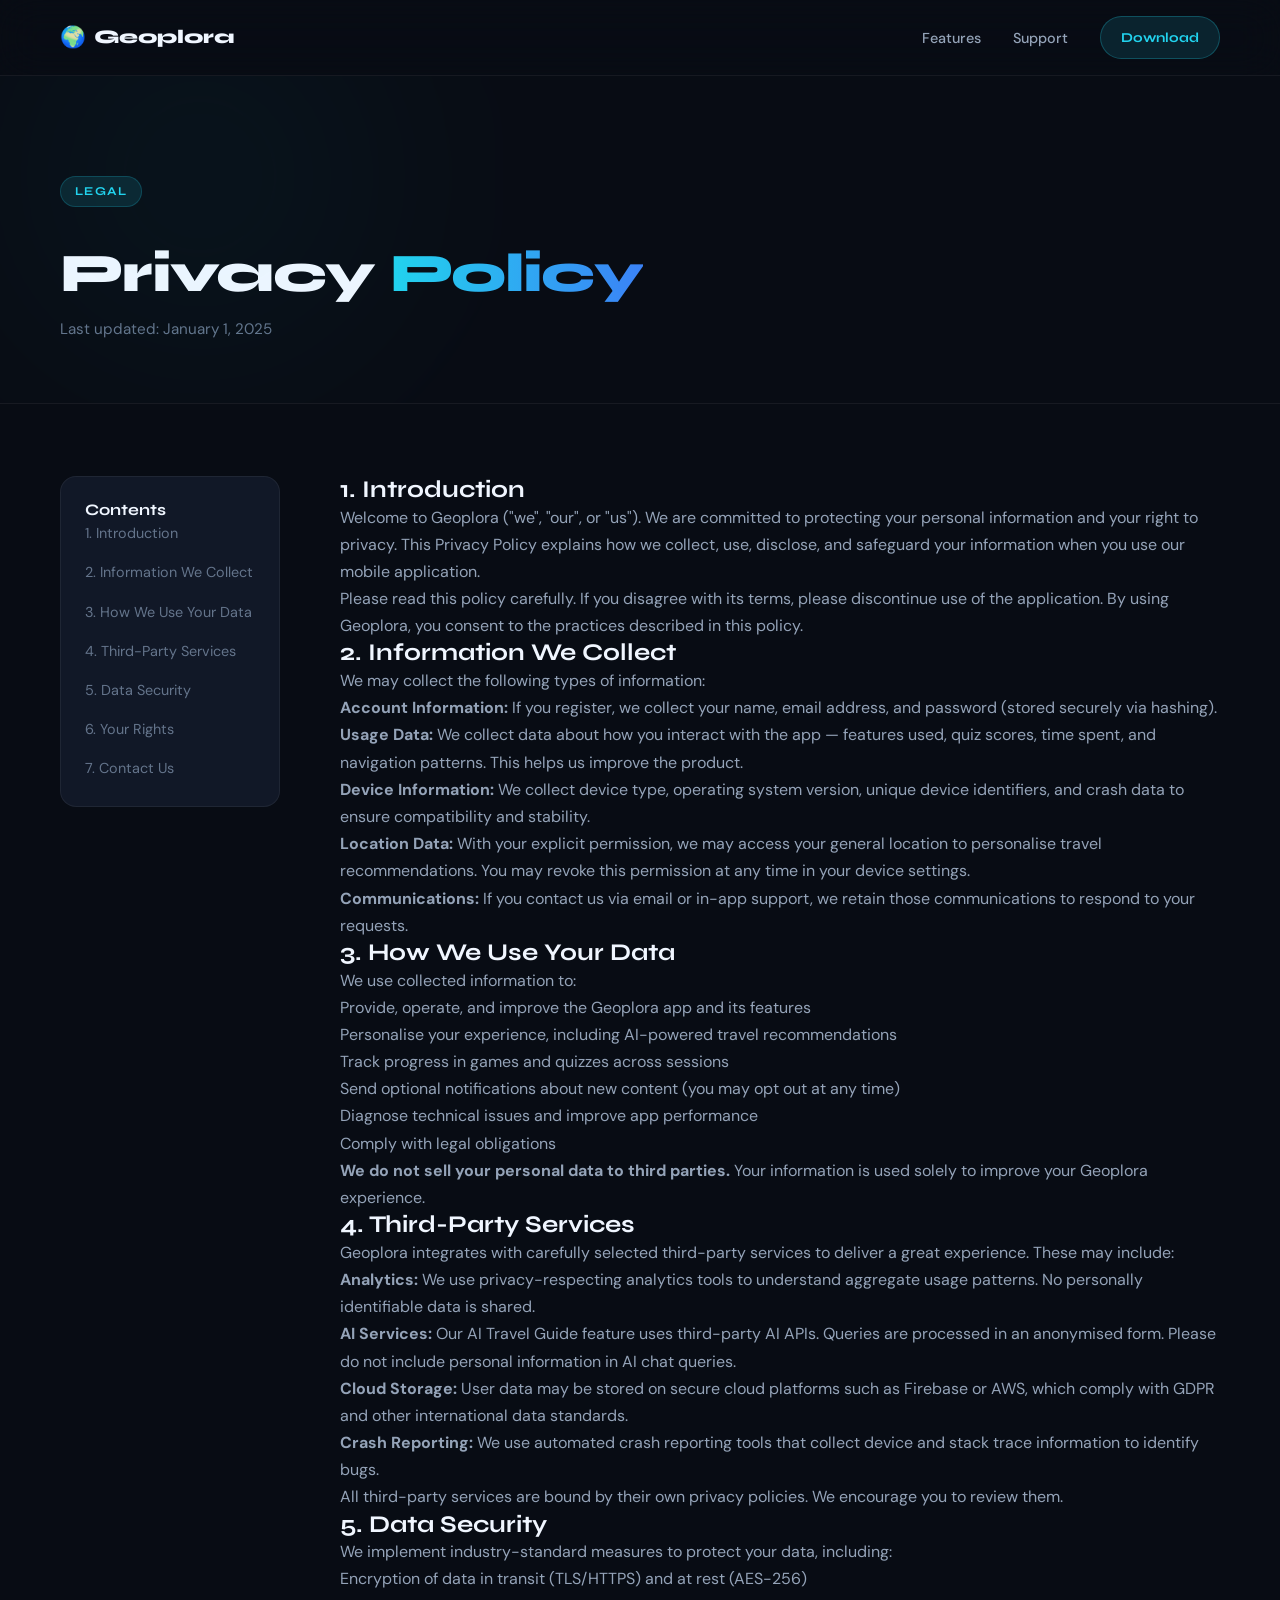
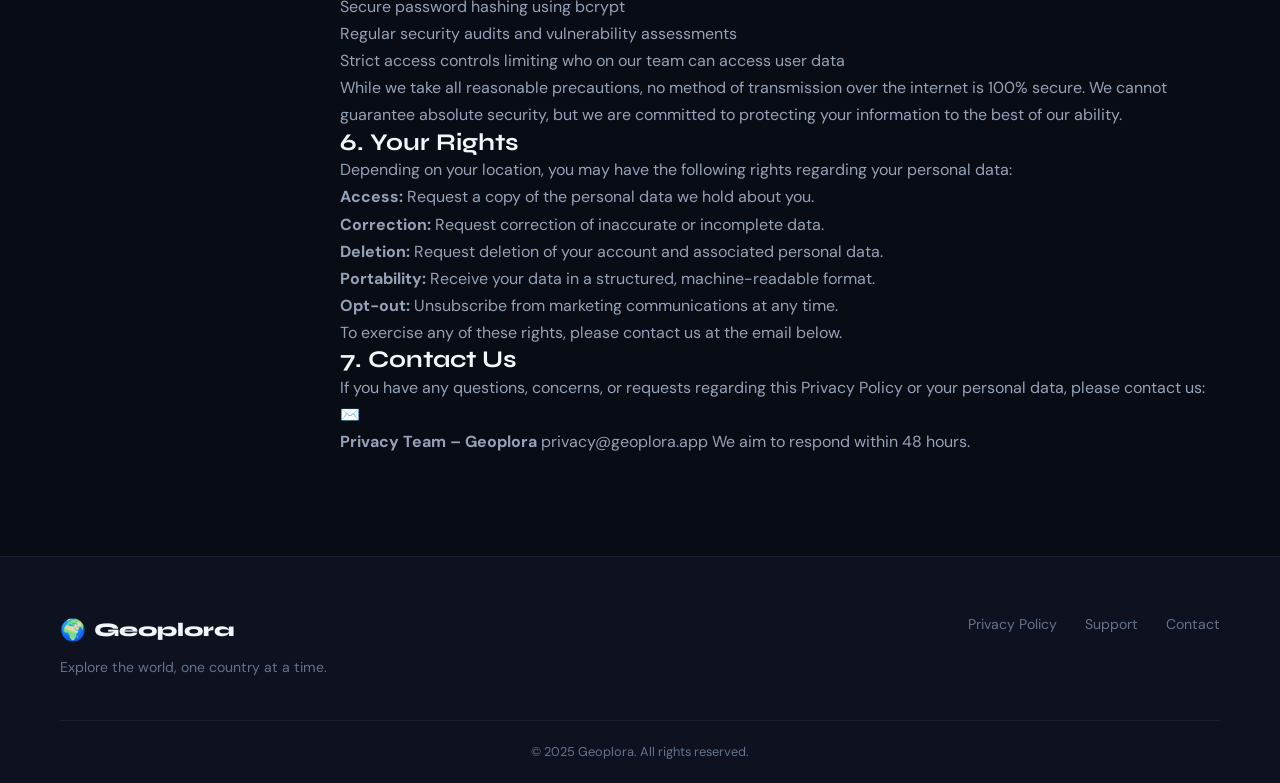
<file: Privacy.html>
<!DOCTYPE html>
<html lang="en">
<head>
  <meta charset="UTF-8" />
  <meta name="viewport" content="width=device-width, initial-scale=1.0" />
  <meta name="description" content="Geoplora Privacy Policy – Learn how we collect, use, and protect your data." />
  <title>Privacy Policy – Geoplora</title>
  <link rel="stylesheet" href="styles.css" />
  <link rel="preconnect" href="https://fonts.googleapis.com" />
  <link rel="preconnect" href="https://fonts.gstatic.com" crossorigin />
  <link href="https://fonts.googleapis.com/css2?family=Syne:wght@400;600;700;800&family=DM+Sans:ital,wght@0,300;0,400;0,500;1,300&display=swap" rel="stylesheet" />
</head>
<body>

  <header class="nav-wrap">
    <nav class="nav container">
      <a href="/" class="nav-logo">
        <span class="logo-globe">🌍</span> Geoplora
      </a>
      <ul class="nav-links">
        <li><a href="index.html#features">Features</a></li>
        <li><a href="/support.html">Support</a></li>
      </ul>
      <a href="index.html#download" class="btn btn-sm">Download</a>
    </nav>
  </header>

  <main>
    <section class="inner-hero">
      <div class="hero-bg-orb orb-1" style="opacity:0.3;"></div>
      <div class="container">
        <span class="section-tag">Legal</span>
        <h1 class="inner-title">Privacy <span class="gradient-text">Policy</span></h1>
        <p class="inner-desc">Last updated: January 1, 2025</p>
      </div>
    </section>

    <section class="doc-section">
      <div class="container doc-container">

        <div class="doc-toc">
          <h4>Contents</h4>
          <ul>
            <li><a href="#introduction">1. Introduction</a></li>
            <li><a href="#info-collect">2. Information We Collect</a></li>
            <li><a href="#how-use">3. How We Use Your Data</a></li>
            <li><a href="#third-party">4. Third-Party Services</a></li>
            <li><a href="#security">5. Data Security</a></li>
            <li><a href="#rights">6. Your Rights</a></li>
            <li><a href="#contact-privacy">7. Contact Us</a></li>
          </ul>
        </div>

        <article class="doc-body">

          <div class="doc-block" id="introduction">
            <h2>1. Introduction</h2>
            <p>Welcome to Geoplora ("we", "our", or "us"). We are committed to protecting your personal information and your right to privacy. This Privacy Policy explains how we collect, use, disclose, and safeguard your information when you use our mobile application.</p>
            <p>Please read this policy carefully. If you disagree with its terms, please discontinue use of the application. By using Geoplora, you consent to the practices described in this policy.</p>
          </div>

          <div class="doc-block" id="info-collect">
            <h2>2. Information We Collect</h2>
            <p>We may collect the following types of information:</p>
            <ul class="doc-list">
              <li>
                <strong>Account Information:</strong> If you register, we collect your name, email address, and password (stored securely via hashing).
              </li>
              <li>
                <strong>Usage Data:</strong> We collect data about how you interact with the app — features used, quiz scores, time spent, and navigation patterns. This helps us improve the product.
              </li>
              <li>
                <strong>Device Information:</strong> We collect device type, operating system version, unique device identifiers, and crash data to ensure compatibility and stability.
              </li>
              <li>
                <strong>Location Data:</strong> With your explicit permission, we may access your general location to personalise travel recommendations. You may revoke this permission at any time in your device settings.
              </li>
              <li>
                <strong>Communications:</strong> If you contact us via email or in-app support, we retain those communications to respond to your requests.
              </li>
            </ul>
          </div>

          <div class="doc-block" id="how-use">
            <h2>3. How We Use Your Data</h2>
            <p>We use collected information to:</p>
            <ul class="doc-list">
              <li>Provide, operate, and improve the Geoplora app and its features</li>
              <li>Personalise your experience, including AI-powered travel recommendations</li>
              <li>Track progress in games and quizzes across sessions</li>
              <li>Send optional notifications about new content (you may opt out at any time)</li>
              <li>Diagnose technical issues and improve app performance</li>
              <li>Comply with legal obligations</li>
            </ul>
            <div class="doc-callout">
              <strong>We do not sell your personal data to third parties.</strong> Your information is used solely to improve your Geoplora experience.
            </div>
          </div>

          <div class="doc-block" id="third-party">
            <h2>4. Third-Party Services</h2>
            <p>Geoplora integrates with carefully selected third-party services to deliver a great experience. These may include:</p>
            <ul class="doc-list">
              <li><strong>Analytics:</strong> We use privacy-respecting analytics tools to understand aggregate usage patterns. No personally identifiable data is shared.</li>
              <li><strong>AI Services:</strong> Our AI Travel Guide feature uses third-party AI APIs. Queries are processed in an anonymised form. Please do not include personal information in AI chat queries.</li>
              <li><strong>Cloud Storage:</strong> User data may be stored on secure cloud platforms such as Firebase or AWS, which comply with GDPR and other international data standards.</li>
              <li><strong>Crash Reporting:</strong> We use automated crash reporting tools that collect device and stack trace information to identify bugs.</li>
            </ul>
            <p>All third-party services are bound by their own privacy policies. We encourage you to review them.</p>
          </div>

          <div class="doc-block" id="security">
            <h2>5. Data Security</h2>
            <p>We implement industry-standard measures to protect your data, including:</p>
            <ul class="doc-list">
              <li>Encryption of data in transit (TLS/HTTPS) and at rest (AES-256)</li>
              <li>Secure password hashing using bcrypt</li>
              <li>Regular security audits and vulnerability assessments</li>
              <li>Strict access controls limiting who on our team can access user data</li>
            </ul>
            <p>While we take all reasonable precautions, no method of transmission over the internet is 100% secure. We cannot guarantee absolute security, but we are committed to protecting your information to the best of our ability.</p>
          </div>

          <div class="doc-block" id="rights">
            <h2>6. Your Rights</h2>
            <p>Depending on your location, you may have the following rights regarding your personal data:</p>
            <ul class="doc-list">
              <li><strong>Access:</strong> Request a copy of the personal data we hold about you.</li>
              <li><strong>Correction:</strong> Request correction of inaccurate or incomplete data.</li>
              <li><strong>Deletion:</strong> Request deletion of your account and associated personal data.</li>
              <li><strong>Portability:</strong> Receive your data in a structured, machine-readable format.</li>
              <li><strong>Opt-out:</strong> Unsubscribe from marketing communications at any time.</li>
            </ul>
            <p>To exercise any of these rights, please contact us at the email below.</p>
          </div>

          <div class="doc-block" id="contact-privacy">
            <h2>7. Contact Us</h2>
            <p>If you have any questions, concerns, or requests regarding this Privacy Policy or your personal data, please contact us:</p>
            <div class="doc-contact-card">
              <span class="contact-icon">✉️</span>
              <div>
                <strong>Privacy Team – Geoplora</strong>
                <a href="mailto:privacy@geoplora.app">privacy@geoplora.app</a>
                <span>We aim to respond within 48 hours.</span>
              </div>
            </div>
          </div>

        </article>
      </div>
    </section>
  </main>

  <footer class="footer">
    <div class="container footer-inner">
      <div class="footer-brand">
        <a href="index.html" class="nav-logo">
          <span class="logo-globe">🌍</span> Geoplora
        </a>
        <p>Explore the world, one country at a time.</p>
      </div>
      <div class="footer-links">
        <a href="privacy.html">Privacy Policy</a>
        <a href="support.html">Support</a>
        <a href="mailto:hello@geoplora.app">Contact</a>
      </div>
    </div>
    <div class="footer-bottom container">
      <p>© 2025 Geoplora. All rights reserved.</p>
    </div>
  </footer>

</body>
</html>
</file>
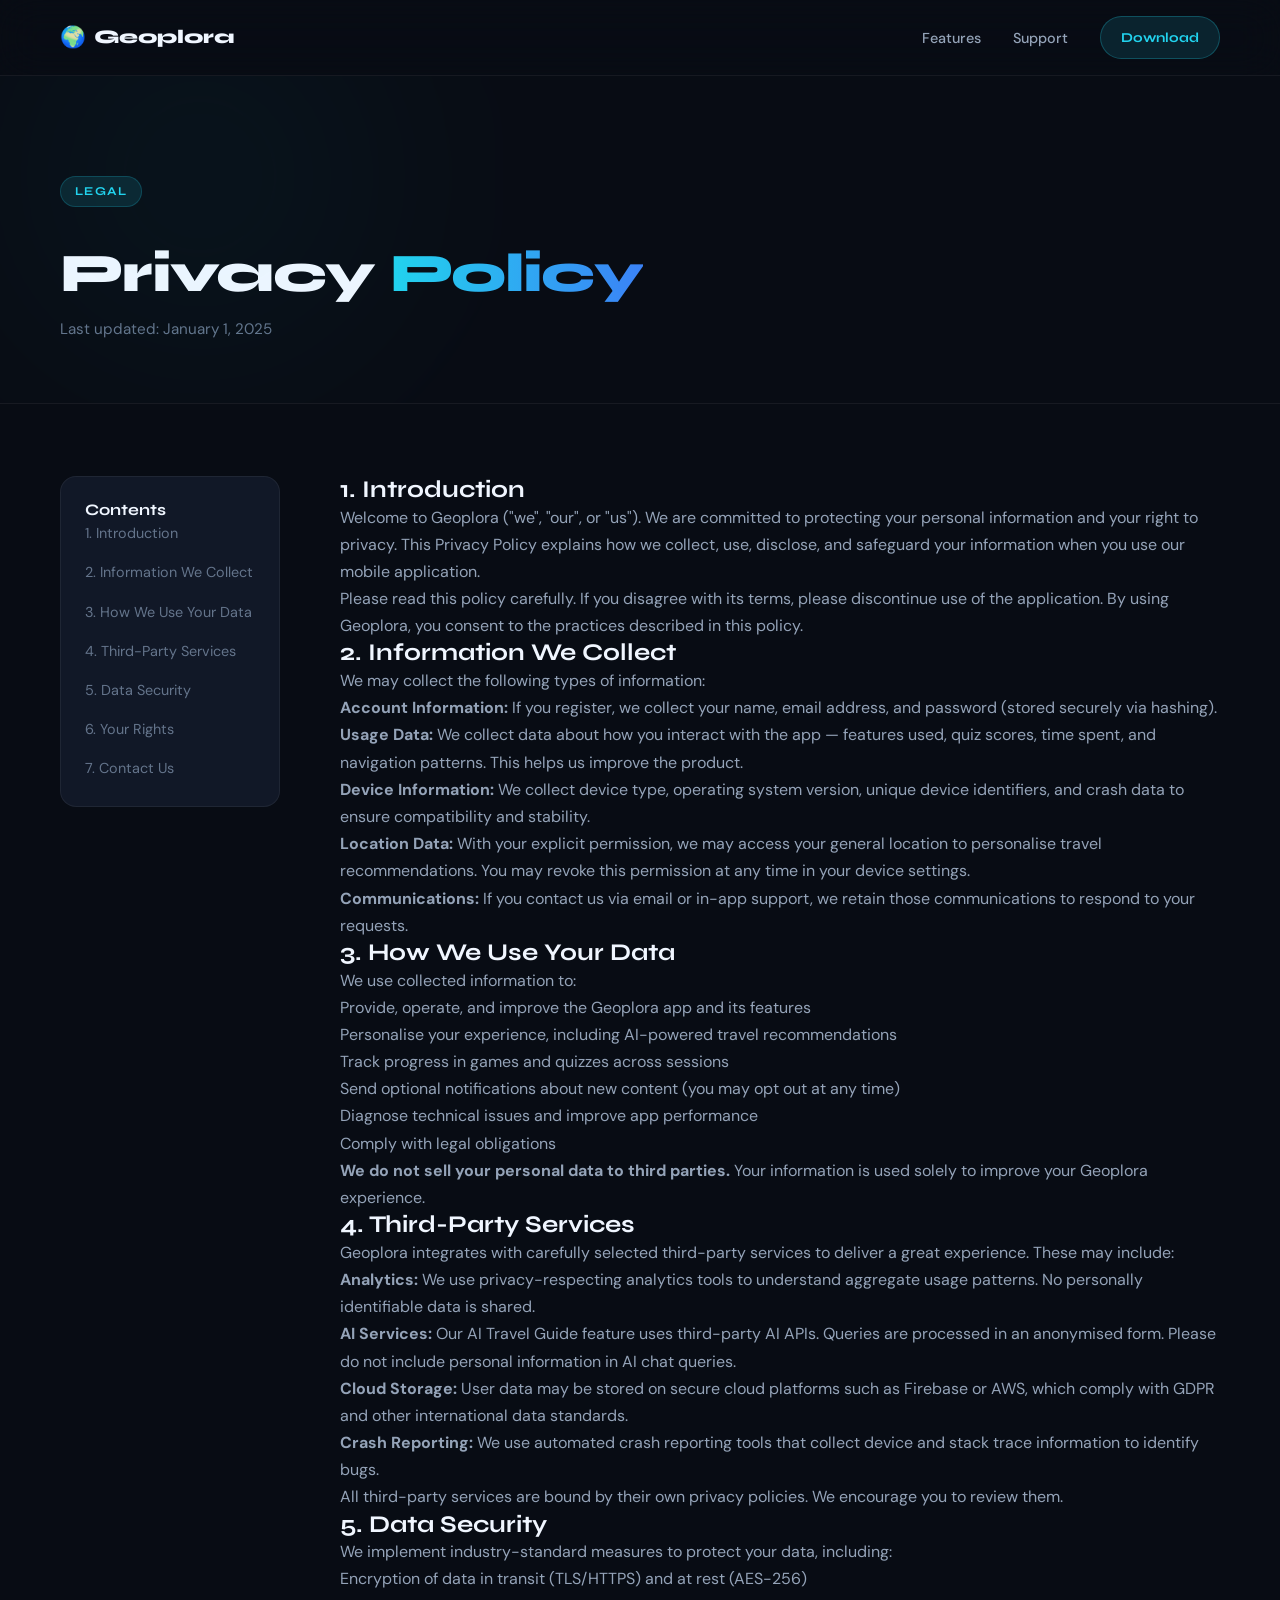
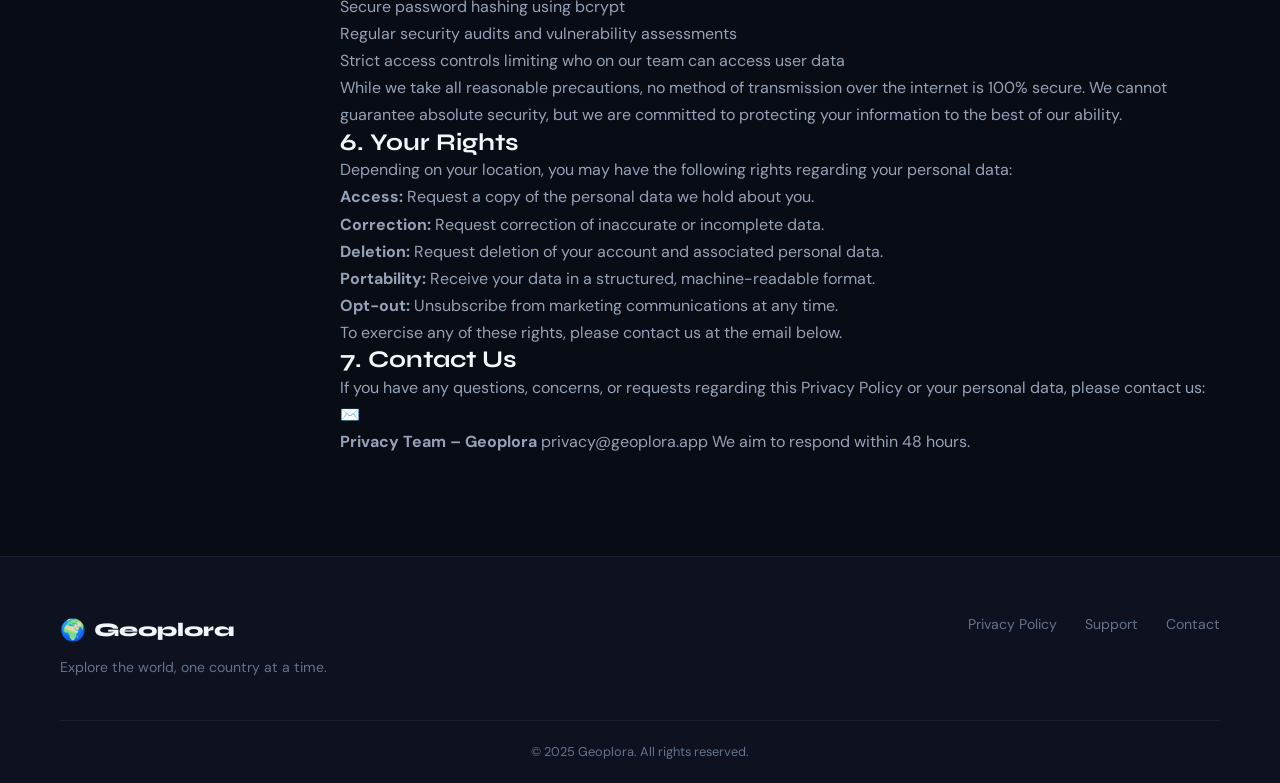
<file: privacy.html>
<!DOCTYPE html>
<html lang="en">
<head>
  <meta charset="UTF-8" />
  <meta name="viewport" content="width=device-width, initial-scale=1.0" />
  <meta name="description" content="Geoplora Privacy Policy – Learn how we collect, use, and protect your data." />
  <title>Privacy Policy – Geoplora</title>
  <link rel="stylesheet" href="styles.css" />
  <link rel="preconnect" href="https://fonts.googleapis.com" />
  <link rel="preconnect" href="https://fonts.gstatic.com" crossorigin />
  <link href="https://fonts.googleapis.com/css2?family=Syne:wght@400;600;700;800&family=DM+Sans:ital,wght@0,300;0,400;0,500;1,300&display=swap" rel="stylesheet" />
</head>
<body>

  <header class="nav-wrap">
    <nav class="nav container">
      <a href="/" class="nav-logo">
        <span class="logo-globe">🌍</span> Geoplora
      </a>
      <ul class="nav-links">
        <li><a href="index.html#features">Features</a></li>
        <li><a href="/support.html">Support</a></li>
      </ul>
      <a href="index.html#download" class="btn btn-sm">Download</a>
    </nav>
  </header>

  <main>
    <section class="inner-hero">
      <div class="hero-bg-orb orb-1" style="opacity:0.3;"></div>
      <div class="container">
        <span class="section-tag">Legal</span>
        <h1 class="inner-title">Privacy <span class="gradient-text">Policy</span></h1>
        <p class="inner-desc">Last updated: January 1, 2025</p>
      </div>
    </section>

    <section class="doc-section">
      <div class="container doc-container">

        <div class="doc-toc">
          <h4>Contents</h4>
          <ul>
            <li><a href="#introduction">1. Introduction</a></li>
            <li><a href="#info-collect">2. Information We Collect</a></li>
            <li><a href="#how-use">3. How We Use Your Data</a></li>
            <li><a href="#third-party">4. Third-Party Services</a></li>
            <li><a href="#security">5. Data Security</a></li>
            <li><a href="#rights">6. Your Rights</a></li>
            <li><a href="#contact-privacy">7. Contact Us</a></li>
          </ul>
        </div>

        <article class="doc-body">

          <div class="doc-block" id="introduction">
            <h2>1. Introduction</h2>
            <p>Welcome to Geoplora ("we", "our", or "us"). We are committed to protecting your personal information and your right to privacy. This Privacy Policy explains how we collect, use, disclose, and safeguard your information when you use our mobile application.</p>
            <p>Please read this policy carefully. If you disagree with its terms, please discontinue use of the application. By using Geoplora, you consent to the practices described in this policy.</p>
          </div>

          <div class="doc-block" id="info-collect">
            <h2>2. Information We Collect</h2>
            <p>We may collect the following types of information:</p>
            <ul class="doc-list">
              <li>
                <strong>Account Information:</strong> If you register, we collect your name, email address, and password (stored securely via hashing).
              </li>
              <li>
                <strong>Usage Data:</strong> We collect data about how you interact with the app — features used, quiz scores, time spent, and navigation patterns. This helps us improve the product.
              </li>
              <li>
                <strong>Device Information:</strong> We collect device type, operating system version, unique device identifiers, and crash data to ensure compatibility and stability.
              </li>
              <li>
                <strong>Location Data:</strong> With your explicit permission, we may access your general location to personalise travel recommendations. You may revoke this permission at any time in your device settings.
              </li>
              <li>
                <strong>Communications:</strong> If you contact us via email or in-app support, we retain those communications to respond to your requests.
              </li>
            </ul>
          </div>

          <div class="doc-block" id="how-use">
            <h2>3. How We Use Your Data</h2>
            <p>We use collected information to:</p>
            <ul class="doc-list">
              <li>Provide, operate, and improve the Geoplora app and its features</li>
              <li>Personalise your experience, including AI-powered travel recommendations</li>
              <li>Track progress in games and quizzes across sessions</li>
              <li>Send optional notifications about new content (you may opt out at any time)</li>
              <li>Diagnose technical issues and improve app performance</li>
              <li>Comply with legal obligations</li>
            </ul>
            <div class="doc-callout">
              <strong>We do not sell your personal data to third parties.</strong> Your information is used solely to improve your Geoplora experience.
            </div>
          </div>

          <div class="doc-block" id="third-party">
            <h2>4. Third-Party Services</h2>
            <p>Geoplora integrates with carefully selected third-party services to deliver a great experience. These may include:</p>
            <ul class="doc-list">
              <li><strong>Analytics:</strong> We use privacy-respecting analytics tools to understand aggregate usage patterns. No personally identifiable data is shared.</li>
              <li><strong>AI Services:</strong> Our AI Travel Guide feature uses third-party AI APIs. Queries are processed in an anonymised form. Please do not include personal information in AI chat queries.</li>
              <li><strong>Cloud Storage:</strong> User data may be stored on secure cloud platforms such as Firebase or AWS, which comply with GDPR and other international data standards.</li>
              <li><strong>Crash Reporting:</strong> We use automated crash reporting tools that collect device and stack trace information to identify bugs.</li>
            </ul>
            <p>All third-party services are bound by their own privacy policies. We encourage you to review them.</p>
          </div>

          <div class="doc-block" id="security">
            <h2>5. Data Security</h2>
            <p>We implement industry-standard measures to protect your data, including:</p>
            <ul class="doc-list">
              <li>Encryption of data in transit (TLS/HTTPS) and at rest (AES-256)</li>
              <li>Secure password hashing using bcrypt</li>
              <li>Regular security audits and vulnerability assessments</li>
              <li>Strict access controls limiting who on our team can access user data</li>
            </ul>
            <p>While we take all reasonable precautions, no method of transmission over the internet is 100% secure. We cannot guarantee absolute security, but we are committed to protecting your information to the best of our ability.</p>
          </div>

          <div class="doc-block" id="rights">
            <h2>6. Your Rights</h2>
            <p>Depending on your location, you may have the following rights regarding your personal data:</p>
            <ul class="doc-list">
              <li><strong>Access:</strong> Request a copy of the personal data we hold about you.</li>
              <li><strong>Correction:</strong> Request correction of inaccurate or incomplete data.</li>
              <li><strong>Deletion:</strong> Request deletion of your account and associated personal data.</li>
              <li><strong>Portability:</strong> Receive your data in a structured, machine-readable format.</li>
              <li><strong>Opt-out:</strong> Unsubscribe from marketing communications at any time.</li>
            </ul>
            <p>To exercise any of these rights, please contact us at the email below.</p>
          </div>

          <div class="doc-block" id="contact-privacy">
            <h2>7. Contact Us</h2>
            <p>If you have any questions, concerns, or requests regarding this Privacy Policy or your personal data, please contact us:</p>
            <div class="doc-contact-card">
              <span class="contact-icon">✉️</span>
              <div>
                <strong>Privacy Team – Geoplora</strong>
                <a href="mailto:privacy@geoplora.app">privacy@geoplora.app</a>
                <span>We aim to respond within 48 hours.</span>
              </div>
            </div>
          </div>

        </article>
      </div>
    </section>
  </main>

  <footer class="footer">
    <div class="container footer-inner">
      <div class="footer-brand">
        <a href="index.html" class="nav-logo">
          <span class="logo-globe">🌍</span> Geoplora
        </a>
        <p>Explore the world, one country at a time.</p>
      </div>
      <div class="footer-links">
        <a href="privacy.html">Privacy Policy</a>
        <a href="support.html">Support</a>
        <a href="mailto:hello@geoplora.app">Contact</a>
      </div>
    </div>
    <div class="footer-bottom container">
      <p>© 2025 Geoplora. All rights reserved.</p>
    </div>
  </footer>

</body>
</html>
</file>
<file: styles.css>
/* ============================================================
   GEOPLORA – styles.css
   Dark theme · Syne + DM Sans · Cyan/blue accent
   ============================================================ */

/* ---------- TOKENS ---------- */
:root {
  --bg: #080c14;
  --bg-2: #0d1120;
  --bg-card: #111827;
  --bg-card-2: #161e2e;
  --border: rgba(99, 179, 237, 0.12);
  --border-2: rgba(255, 255, 255, 0.06);

  --cyan: #22d3ee;
  --cyan-dim: rgba(34, 211, 238, 0.12);
  --blue: #3b82f6;
  --blue-dim: rgba(59, 130, 246, 0.12);
  --indigo: #6366f1;

  --text-1: #f0f6ff;
  --text-2: #94a3b8;
  --text-3: #64748b;

  --radius: 16px;
  --radius-sm: 10px;
  --radius-lg: 24px;

  --shadow: 0 4px 32px rgba(0, 0, 0, 0.45);
  --shadow-lg: 0 8px 60px rgba(0, 0, 0, 0.6);

  --font-head: 'Syne', sans-serif;
  --font-body: 'DM Sans', sans-serif;
}

/* ---------- RESET ---------- */
*,
*::before,
*::after {
  box-sizing: border-box;
  margin: 0;
  padding: 0;
}

html {
  scroll-behavior: smooth;
}

body {
  background: var(--bg);
  color: var(--text-2);
  font-family: var(--font-body);
  font-size: 1rem;
  line-height: 1.7;
  overflow-x: hidden;
}

a {
  color: inherit;
  text-decoration: none;
}

ul {
  list-style: none;
}

img {
  display: block;
  max-width: 100%;
}

/* ---------- CONTAINER ---------- */
.container {
  width: min(1160px, 92%);
  margin-inline: auto;
}

/* ---------- TYPOGRAPHY ---------- */
h1,
h2,
h3,
h4,
h5 {
  font-family: var(--font-head);
  color: var(--text-1);
  line-height: 1.15;
}

.gradient-text {
  background: linear-gradient(90deg, var(--cyan) 0%, var(--blue) 100%);
  -webkit-background-clip: text;
  -webkit-text-fill-color: transparent;
  background-clip: text;
}

/* ---------- SECTION ---------- */
.section {
  padding: 100px 0;
}

.section-header {
  text-align: center;
  max-width: 640px;
  margin: 0 auto 64px;
}

.section-tag {
  display: inline-block;
  font-family: var(--font-head);
  font-size: 0.75rem;
  font-weight: 700;
  letter-spacing: 0.12em;
  text-transform: uppercase;
  color: var(--cyan);
  background: var(--cyan-dim);
  border: 1px solid rgba(34, 211, 238, 0.2);
  padding: 4px 14px;
  border-radius: 999px;
  margin-bottom: 20px;
}

.section-title {
  font-size: clamp(1.9rem, 4vw, 2.8rem);
  font-weight: 800;
  margin-bottom: 16px;
}

.section-desc {
  color: var(--text-2);
  font-size: 1.05rem;
}

/* ---------- BUTTONS ---------- */
.btn {
  display: inline-flex;
  align-items: center;
  gap: 8px;
  font-family: var(--font-head);
  font-weight: 700;
  font-size: 0.95rem;
  border-radius: 999px;
  padding: 13px 28px;
  transition: transform 0.2s, box-shadow 0.2s, opacity 0.2s;
  cursor: pointer;
  border: none;
  white-space: nowrap;
}

.btn:hover {
  transform: translateY(-2px);
}

.btn-primary {
  background: linear-gradient(135deg, var(--cyan) 0%, var(--blue) 100%);
  color: #fff;
  box-shadow: 0 4px 24px rgba(34, 211, 238, 0.3);
}

.btn-primary:hover {
  box-shadow: 0 6px 32px rgba(34, 211, 238, 0.5);
}

.btn-secondary {
  background: transparent;
  color: var(--text-1);
  border: 1.5px solid var(--border);
}

.btn-secondary:hover {
  border-color: var(--cyan);
  color: var(--cyan);
  background: var(--cyan-dim);
}

.btn-sm {
  padding: 9px 20px;
  font-size: 0.85rem;
  background: var(--cyan-dim);
  color: var(--cyan);
  border: 1px solid rgba(34, 211, 238, 0.25);
}

.btn-sm:hover {
  background: var(--cyan);
  color: #000;
}

/* ============================================================
   NAV
   ============================================================ */
.nav-wrap {
  position: sticky;
  top: 0;
  z-index: 100;
  backdrop-filter: blur(20px);
  -webkit-backdrop-filter: blur(20px);
  border-bottom: 1px solid var(--border-2);
  background: rgba(8, 12, 20, 0.75);
}

.nav {
  display: flex;
  align-items: center;
  gap: 32px;
  padding: 16px 0;
}

.nav-logo {
  font-family: var(--font-head);
  font-size: 1.2rem;
  font-weight: 800;
  color: var(--text-1);
  display: flex;
  align-items: center;
  gap: 8px;
  margin-right: auto;
  letter-spacing: -0.02em;
}

.logo-globe {
  font-size: 1.3rem;
}

.nav-links {
  display: flex;
  gap: 32px;
}

.nav-links a {
  font-size: 0.9rem;
  font-weight: 500;
  color: var(--text-2);
  transition: color 0.2s;
}

.nav-links a:hover {
  color: var(--cyan);
}

/* ============================================================
   HERO
   ============================================================ */
.hero {
  position: relative;
  overflow: hidden;
  padding: 120px 0 80px;
  display: flex;
  flex-direction: column;
  align-items: center;
}

.hero-inner {
  display: grid;
  grid-template-columns: 1fr 420px;
  gap: 60px;
  align-items: center;
  position: relative;
  z-index: 2;
}

.hero-bg-orb {
  position: absolute;
  border-radius: 50%;
  filter: blur(90px);
  pointer-events: none;
}

.orb-1 {
  width: 600px;
  height: 600px;
  top: -200px;
  left: -100px;
  background: radial-gradient(circle, rgba(34, 211, 238, 0.18) 0%, transparent 70%);
}

.orb-2 {
  width: 500px;
  height: 500px;
  bottom: -150px;
  right: -80px;
  background: radial-gradient(circle, rgba(99, 102, 241, 0.2) 0%, transparent 70%);
}

.hero-grid-overlay {
  position: absolute;
  inset: 0;
  background-image:
    linear-gradient(rgba(255, 255, 255, 0.025) 1px, transparent 1px),
    linear-gradient(90deg, rgba(255, 255, 255, 0.025) 1px, transparent 1px);
  background-size: 48px 48px;
  pointer-events: none;
  mask-image: radial-gradient(ellipse at 50% 50%, black 30%, transparent 75%);
}

.hero-badge {
  display: inline-flex;
  align-items: center;
  gap: 8px;
  font-size: 0.8rem;
  font-weight: 600;
  color: var(--cyan);
  background: var(--cyan-dim);
  border: 1px solid rgba(34, 211, 238, 0.25);
  padding: 5px 14px 5px 10px;
  border-radius: 999px;
  margin-bottom: 24px;
}

.badge-dot {
  width: 7px;
  height: 7px;
  border-radius: 50%;
  background: var(--cyan);
  animation: pulse-dot 2s infinite;
}

@keyframes pulse-dot {

  0%,
  100% {
    opacity: 1;
    transform: scale(1);
  }

  50% {
    opacity: 0.5;
    transform: scale(0.7);
  }
}

.hero-title {
  font-size: clamp(2.4rem, 5.5vw, 4.2rem);
  font-weight: 800;
  letter-spacing: -0.03em;
  line-height: 1.08;
  margin-bottom: 24px;
}

.hero-desc {
  font-size: 1.1rem;
  color: var(--text-2);
  max-width: 520px;
  margin-bottom: 36px;
  line-height: 1.8;
}

.hero-actions {
  display: flex;
  gap: 14px;
  flex-wrap: wrap;
  margin-bottom: 16px;
}

.hero-note {
  font-size: 0.82rem;
  color: var(--text-3);
}

.hero-visual {
  display: flex;
  justify-content: center;
  align-items: center;
  position: relative;
}

.phone-mockup {
  position: relative;
}

.phone-frame {
  width: 260px;
  background: var(--bg-card);
  border-radius: 36px;
  border: 1.5px solid var(--border);
  overflow: hidden;
  box-shadow: var(--shadow-lg), 0 0 0 6px rgba(255, 255, 255, 0.03);
  position: relative;
  z-index: 2;
}

.phone-screen {
  padding: 12px;
  background: var(--bg-2);
  min-height: 440px;
}

.phone-glow {
  position: absolute;
  inset: -30px;
  background: radial-gradient(ellipse at center, rgba(34, 211, 238, 0.15), transparent 70%);
  pointer-events: none;
  z-index: 1;
}

/* ============================================================
   PROBLEM SECTION
   ============================================================ */
.problem-grid {
  display: grid;
  grid-template-columns: repeat(auto-fit, minmax(280px, 1fr));
  gap: 24px;
}

.problem-card {
  background: var(--bg-card);
  border: 1px solid rgba(255, 60, 60, 0.1);
  border-radius: var(--radius-lg);
  padding: 40px 32px;
  transition: transform 0.25s, box-shadow 0.25s;
}

.problem-card:hover {
  transform: translateY(-4px);
  box-shadow: 0 12px 30px rgba(0, 0, 0, 0.3);
}

.problem-icon {
  font-size: 2.2rem;
  margin-bottom: 20px;
  filter: grayscale(0.5);
}

.problem-card h3 {
  font-size: 1.2rem;
  font-weight: 800;
  margin-bottom: 12px;
  color: #fff;
}

.problem-card p {
  color: var(--text-2);
  font-size: 0.95rem;
  line-height: 1.6;
}

/* ============================================================
   SOLUTION SECTION
   ============================================================ */
.solution-inner {
  display: grid;
  grid-template-columns: 1fr 1fr;
  gap: 60px;
  align-items: center;
  background: linear-gradient(135deg, rgba(34, 211, 238, 0.05) 0%, transparent 100%);
  border: 1px solid var(--border);
  border-radius: 36px;
  padding: 60px;
  position: relative;
  overflow: hidden;
}

.solution-inner::before {
  content: '';
  position: absolute;
  top: -100px;
  right: -100px;
  width: 400px;
  height: 400px;
  background: radial-gradient(circle, rgba(59, 130, 246, 0.15) 0%, transparent 70%);
  filter: blur(40px);
  z-index: 0;
}

.solution-content,
.solution-visual {
  position: relative;
  z-index: 1;
}

.solution-img {
  border-radius: 20px;
  box-shadow: var(--shadow-lg);
  transform: perspective(800px) rotateY(-10deg);
  transition: transform 0.4s;
}

.solution-inner:hover .solution-img {
  transform: perspective(800px) rotateY(0deg);
}

/* ============================================================
   FEATURES SECTION
   ============================================================ */
.features-grid {
  display: grid;
  grid-template-columns: repeat(auto-fit, minmax(260px, 1fr));
  gap: 20px;
}

.feature-card {
  background: var(--bg-card);
  border: 1px solid var(--border-2);
  border-radius: var(--radius-lg);
  padding: 36px 32px;
  transition: transform 0.25s, border-color 0.25s, box-shadow 0.25s;
  position: relative;
  overflow: hidden;
}

.feature-card::before {
  content: '';
  position: absolute;
  inset: 0;
  background: linear-gradient(135deg, rgba(34, 211, 238, 0.04) 0%, transparent 60%);
  opacity: 0;
  transition: opacity 0.3s;
}

.feature-card:hover {
  transform: translateY(-6px);
  border-color: rgba(34, 211, 238, 0.3);
  box-shadow: 0 12px 40px rgba(34, 211, 238, 0.1);
}

.feature-card:hover::before {
  opacity: 1;
}

.feature-card--accent {
  background: linear-gradient(135deg, #0f1e3a 0%, #0a2a40 100%);
  border-color: rgba(34, 211, 238, 0.2);
}

.feature-icon {
  font-size: 2.2rem;
  margin-bottom: 20px;
  display: block;
}

.feature-card h3 {
  font-size: 1.2rem;
  font-weight: 800;
  margin-bottom: 10px;
}

.feature-card p {
  font-size: 0.92rem;
  color: var(--text-2);
  line-height: 1.7;
  margin-bottom: 20px;
}

.feature-tag {
  display: inline-block;
  font-size: 0.72rem;
  font-family: var(--font-head);
  font-weight: 700;
  letter-spacing: 0.08em;
  text-transform: uppercase;
  color: var(--cyan);
  background: var(--cyan-dim);
  border: 1px solid rgba(34, 211, 238, 0.2);
  padding: 3px 12px;
  border-radius: 999px;
}

/* ============================================================
   HOW IT WORKS (STEPS)
   ============================================================ */
.steps-grid {
  display: grid;
  grid-template-columns: repeat(auto-fit, minmax(240px, 1fr));
  gap: 30px;
  position: relative;
}

.step-card {
  background: var(--bg-card-2);
  border: 1px solid var(--border-2);
  border-radius: var(--radius);
  padding: 32px;
  position: relative;
  z-index: 2;
  transition: transform 0.2s, box-shadow 0.2s;
}

.step-card:hover {
  transform: translateY(-5px);
  box-shadow: 0 10px 30px rgba(0, 0, 0, 0.2);
}

.step-number {
  width: 48px;
  height: 48px;
  border-radius: 50%;
  background: linear-gradient(135deg, var(--cyan) 0%, var(--blue) 100%);
  color: #fff;
  display: flex;
  align-items: center;
  justify-content: center;
  font-family: var(--font-head);
  font-weight: 800;
  font-size: 1.2rem;
  margin-bottom: 24px;
  box-shadow: 0 4px 16px rgba(34, 211, 238, 0.4);
}

.step-card h3 {
  font-size: 1.15rem;
  margin-bottom: 12px;
}

.step-card p {
  font-size: 0.9rem;
  color: var(--text-2);
}

/* ============================================================
   WHY IT MATTERS
   ============================================================ */
.why-matters {
  position: relative;
  overflow: hidden;
}

.why-inner {
  text-align: center;
  max-width: 800px;
  background: url('data:image/svg+xml;utf8,<svg width="40" height="40" viewBox="0 0 40 40" xmlns="http://www.w3.org/2000/svg"><circle cx="20" cy="20" r="1" fill="rgba(255,255,255,0.05)"/></svg>') repeat;
  background-color: var(--bg-card);
  padding: 80px 40px;
  border-radius: var(--radius-lg);
  border: 1px solid var(--border-2);
  position: relative;
  z-index: 1;
}

.why-grid {
  display: grid;
  grid-template-columns: repeat(auto-fit, minmax(220px, 1fr));
  gap: 24px;
  margin-top: 48px;
  text-align: left;
}

.why-item {
  background: rgba(255, 255, 255, 0.03);
  border: 1px solid var(--border-2);
  border-radius: var(--radius);
  padding: 24px;
  transition: transform 0.2s, background 0.2s;
}

.why-item:hover {
  transform: translateY(-3px);
  background: rgba(34, 211, 238, 0.05);
  border-color: rgba(34, 211, 238, 0.2);
}

.why-item strong {
  display: block;
  font-family: var(--font-head);
  font-size: 1.1rem;
  color: var(--text-1);
  margin-top: 8px;
  margin-bottom: 8px;
}

.why-item p {
  font-size: 0.9rem;
  color: var(--text-2);
  line-height: 1.6;
}

/* ============================================================
   TESTIMONIALS
   ============================================================ */
.testimonials-grid {
  display: grid;
  grid-template-columns: repeat(auto-fit, minmax(300px, 1fr));
  gap: 24px;
}

.testimonial-card {
  background: var(--bg-card);
  padding: 36px;
  border-radius: var(--radius-lg);
  border: 1px solid var(--border-2);
  transition: transform 0.2s, border-color 0.2s;
}

.testimonial-card:hover {
  transform: translateY(-4px);
  border-color: var(--cyan);
}

.stars {
  color: #fbbf24;
  font-size: 1.2rem;
  letter-spacing: 2px;
  margin-bottom: 16px;
}

.testimonial-card p {
  font-size: 1.05rem;
  color: var(--text-1);
  font-style: italic;
  margin-bottom: 24px;
  line-height: 1.7;
}

.author {
  font-family: var(--font-head);
  font-weight: 700;
  color: var(--cyan);
  font-size: 0.9rem;
}

/* ============================================================
   FAQ SECTION
   ============================================================ */
.faq-list {
  max-width: 800px;
  margin: 0 auto;
  display: flex;
  flex-direction: column;
  gap: 16px;
}

.faq-item {
  background: var(--bg-card);
  border: 1px solid var(--border-2);
  border-radius: var(--radius);
  padding: 28px 32px;
  transition: border-color 0.2s;
}

.faq-item:hover {
  border-color: rgba(34, 211, 238, 0.3);
}

.faq-item h3 {
  font-size: 1.15rem;
  margin-bottom: 12px;
  color: var(--text-1);
}

.faq-item p {
  color: var(--text-2);
  font-size: 0.95rem;
  line-height: 1.6;
}

/* ============================================================
   CTA
   ============================================================ */
.cta {
  padding: 60px 0 100px;
}

.cta-card {
  background: var(--bg-card);
  border: 1px solid var(--border);
  border-radius: 28px;
  padding: 72px 48px;
  text-align: center;
  position: relative;
  overflow: hidden;
}

.cta-orb {
  position: absolute;
  width: 400px;
  height: 400px;
  top: 50%;
  left: 50%;
  transform: translate(-50%, -50%);
  background: radial-gradient(circle, rgba(34, 211, 238, 0.1) 0%, transparent 70%);
  pointer-events: none;
}

.cta-card h2 {
  font-size: clamp(1.8rem, 4vw, 2.8rem);
  font-weight: 800;
  margin-bottom: 16px;
}

.cta-card p {
  color: var(--text-2);
  max-width: 480px;
  margin: 0 auto 36px;
}

.cta-card .hero-actions {
  justify-content: center;
}

/* ============================================================
   FOOTER
   ============================================================ */
.footer {
  background: var(--bg-2);
  border-top: 1px solid var(--border-2);
  padding-top: 56px;
}

.footer-inner {
  display: flex;
  justify-content: space-between;
  align-items: flex-start;
  gap: 32px;
  padding-bottom: 40px;
}

.footer-brand p {
  font-size: 0.88rem;
  color: var(--text-3);
  margin-top: 8px;
}

.footer-links {
  display: flex;
  gap: 28px;
  align-items: center;
}

.footer-links a {
  font-size: 0.88rem;
  color: var(--text-3);
  transition: color 0.2s;
}

.footer-links a:hover {
  color: var(--cyan);
}

.footer-bottom {
  border-top: 1px solid var(--border-2);
  padding: 20px 0;
  text-align: center;
  font-size: 0.8rem;
  color: var(--text-3);
}

/* ============================================================
   INNER PAGES (privacy / support)
   ============================================================ */
.inner-hero {
  padding: 100px 0 60px;
  position: relative;
  overflow: hidden;
  border-bottom: 1px solid var(--border-2);
}

.inner-title {
  font-size: clamp(2.2rem, 5vw, 3.4rem);
  font-weight: 800;
  letter-spacing: -0.03em;
  margin: 16px 0 12px;
}

.inner-desc {
  color: var(--text-3);
  font-size: 0.95rem;
}

.doc-section {
  padding: 72px 0 100px;
}

.doc-container {
  display: grid;
  grid-template-columns: 220px 1fr;
  gap: 60px;
  align-items: start;
}

.doc-toc {
  position: sticky;
  top: 100px;
  background: var(--bg-card);
  padding: 24px;
  border-radius: var(--radius);
  border: 1px solid var(--border-2);
}

.doc-toc h3 {
  font-size: 0.9rem;
  text-transform: uppercase;
  letter-spacing: 0.05em;
  margin-bottom: 16px;
  color: var(--text-1);
}

.doc-toc ul {
  display: flex;
  flex-direction: column;
  gap: 12px;
}

.doc-toc a {
  font-size: 0.9rem;
  color: var(--text-3);
  transition: color 0.2s;
}

.doc-toc a:hover,
.doc-toc a.active {
  color: var(--cyan);
}

.doc-content h2 {
  font-size: 1.8rem;
  margin-bottom: 16px;
  padding-top: 40px;
  border-top: 1px solid var(--border-2);
}

.doc-content h2:first-child {
  padding-top: 0;
  border-top: none;
}

.doc-content h3 {
  font-size: 1.3rem;
  margin: 24px 0 12px;
}

.doc-content p {
  margin-bottom: 20px;
  color: var(--text-2);
}

.doc-content ul {
  list-style: disc;
  padding-left: 20px;
  margin-bottom: 24px;
  color: var(--text-2);
}

.doc-content li {
  margin-bottom: 8px;
}

/* ============================================================
   VIDEO SECTION
   ============================================================ */
.video-outer {
  text-align: center;
  margin-top: 40px;
}

.video-container {
  width: 100%;
  max-width: 800px;
  margin: 0 auto;
}

.video-container iframe {
  width: 100%;
  aspect-ratio: 16 / 9;
  height: auto;
  border-radius: var(--radius-lg);
  box-shadow: var(--shadow-lg);
}

/* RESPONSIVE ADDITIONS */
@media (max-width: 992px) {

  .hero-inner,
  .solution-inner,
  .doc-container {
    grid-template-columns: 1fr;
    gap: 40px;
  }

  .solution-inner {
    padding: 32px;
  }

  .doc-toc {
    display: none;
  }

}
</file>
